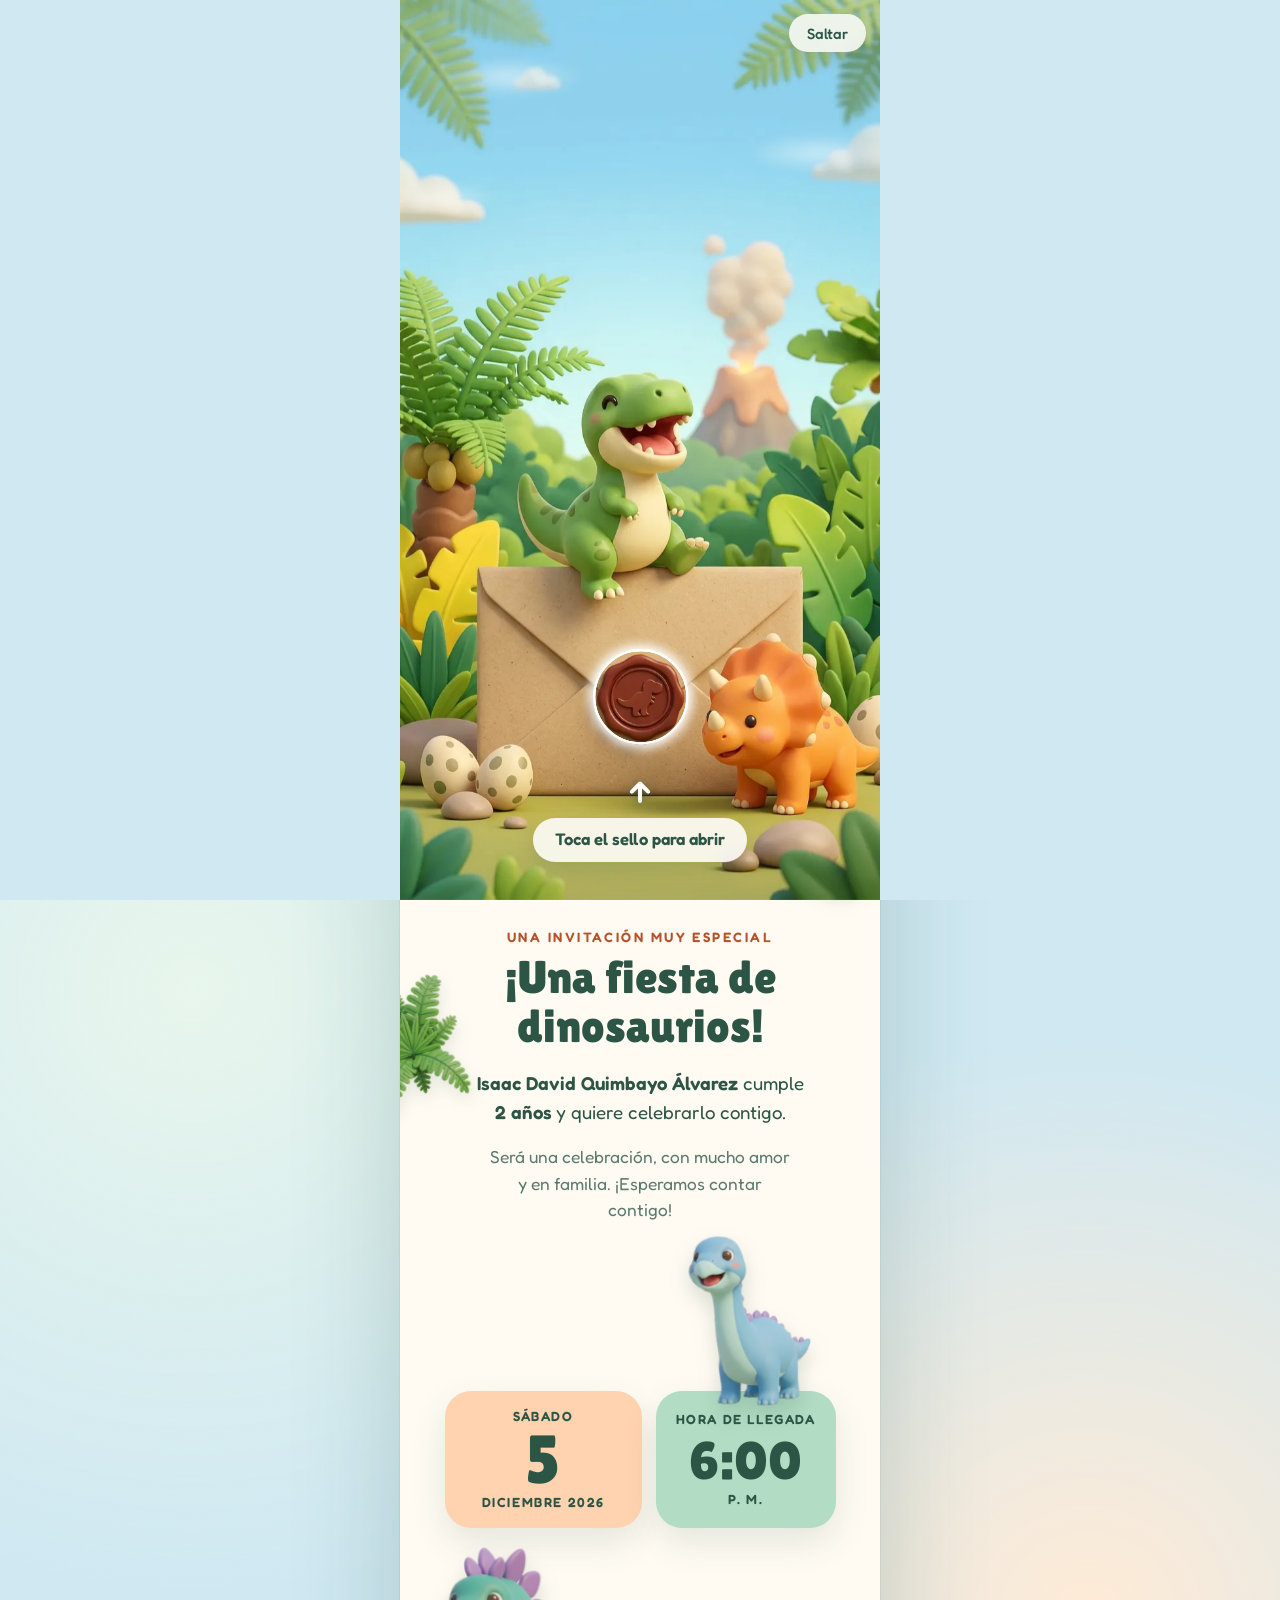
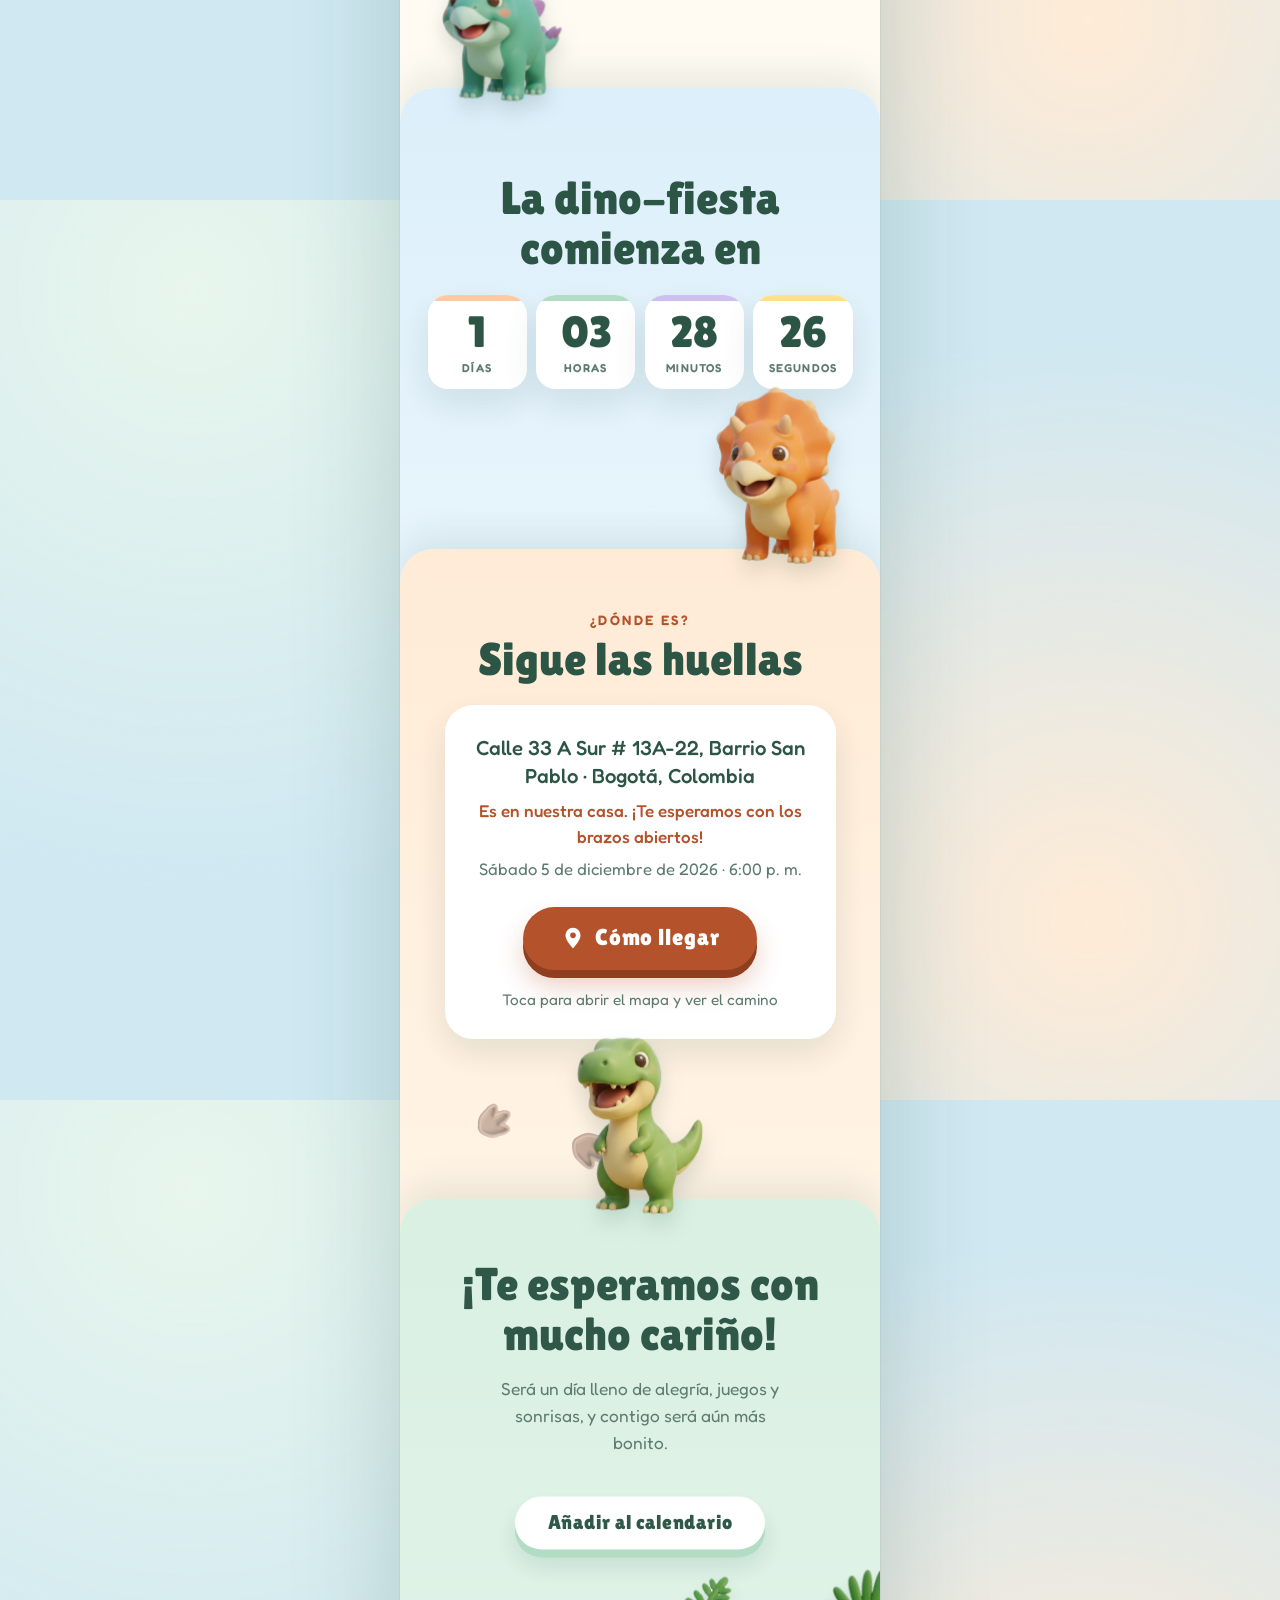
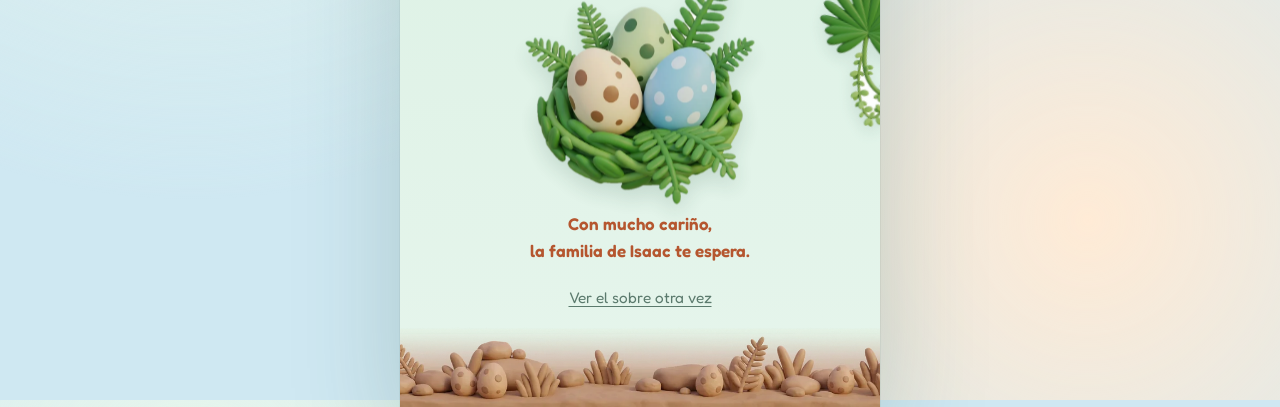
<file: index.html>
<!doctype html>
<html lang="es">
<head>
  <meta charset="utf-8">
  <meta name="viewport" content="width=device-width, initial-scale=1, viewport-fit=cover">
  <title>Isaac cumple 2 años · Invitación</title>
  <meta name="description" content="Estás invitado al cumpleaños número 2 de Isaac: una fiesta de dinosaurios. Sábado 5 de diciembre de 2026, 6:00 p. m.">
  <meta name="robots" content="noindex, nofollow">
  <meta name="theme-color" content="#CDE9F7">
  <meta property="og:type" content="website">
  <meta property="og:locale" content="es_CO">
  <meta property="og:title" content="🦖 ¡Isaac cumple 2 años! Estás cordialmente invitado 🎉">
  <meta property="og:description" content="📅 Sábado 5 de diciembre · 🕕 6:00 p. m. · 🦕 Fiesta de dinosaurios. ¡Te esperamos con mucho cariño! 💚">
  <meta property="og:url" content="https://isaac-2-years-invitacion.vercel.app/">
  <meta property="og:image" content="https://isaac-2-years-invitacion.vercel.app/assets/social-dic.jpg">
  <meta property="og:image:secure_url" content="https://isaac-2-years-invitacion.vercel.app/assets/social-dic.jpg">
  <meta property="og:image:type" content="image/jpeg">
  <meta property="og:image:width" content="1200">
  <meta property="og:image:height" content="630">
  <meta property="og:image:alt" content="Isaac cumple 2 años: fiesta de dinosaurios, sábado 5 de diciembre de 2026">
  <meta name="twitter:card" content="summary_large_image">
  <meta name="twitter:title" content="🦖 ¡Isaac cumple 2 años! Estás cordialmente invitado 🎉">
  <meta name="twitter:description" content="📅 Sábado 5 de diciembre · 🕕 6:00 p. m. · 🦕 Fiesta de dinosaurios">
  <meta name="twitter:image" content="https://isaac-2-years-invitacion.vercel.app/assets/social-dic.jpg">
  <link rel="icon" href="assets/img/trex.webp" type="image/webp">
  <link rel="preload" href="assets/img/sobre-cerrado.webp" as="image" fetchpriority="high">
  <link rel="preload" href="vendor/fonts/lilita-one-latin-400-normal.woff2" as="font" type="font/woff2" crossorigin>
  <link rel="preload" href="vendor/fonts/fredoka-latin-wght-normal.woff2" as="font" type="font/woff2" crossorigin>
  <link rel="stylesheet" href="styles.css">
</head>
<body class="is-locked">

<!-- ============ Apertura: sobre ============ -->
<div id="intro" class="intro" role="dialog" aria-label="Apertura de la invitación">
  <div class="intro-frame">
    <div class="stage" id="stage">
      <img class="st st-closed" src="assets/img/sobre-cerrado.webp" width="768" height="1376" alt="Un sobre cerrado con sello de cera, con un T-rex y un triceratops bebés en la selva" fetchpriority="high">
      <img class="st st-open" id="stOpen" src="assets/img/sobre-abierto.webp" width="768" height="1376" alt="" aria-hidden="true">
      <div class="fx" aria-hidden="true">
        <i class="cloud cloud--1"></i><i class="cloud cloud--2"></i><i class="cloud cloud--3"></i>
        <i class="crater"></i>
        <i class="puff" style="--dx:6%;--d:0s"></i><i class="puff" style="--dx:-4%;--d:1.2s"></i><i class="puff" style="--dx:9%;--d:2.4s"></i>
        <i class="puff" style="--dx:-8%;--d:3.6s"></i><i class="puff" style="--dx:3%;--d:4.8s"></i>
      </div>
      <div class="glow" id="glow" aria-hidden="true"></div>
      <button type="button" class="seal-btn" id="sealBtn" aria-label="Abrir la invitación"><i class="ring"></i><i class="ring ring--2"></i><i class="ring ring--3"></i></button>
    </div>
    <p class="intro-hint" id="hint"><i class="hint-arrow" aria-hidden="true"><svg viewBox="0 0 24 24" width="30" height="30"><path d="M12 20V6M5.500 12.500L12 6l6.500 6.500" fill="none" stroke="currentColor" stroke-width="3.200" stroke-linecap="round" stroke-linejoin="round"/></svg></i><span>Toca el sello para abrir</span></p>
    <button type="button" class="skip" id="skipBtn">Saltar</button>
  </div>
</div>

<canvas id="confetti" class="confetti" aria-hidden="true"></canvas>

<main class="page" id="page">

  <!-- Portada -->
  <section class="cover" id="inicio" aria-labelledby="coverName">
    <img class="cover-bg" id="coverBg" src="assets/img/portada.webp" width="768" height="1376" alt="">
    <div class="cover-mist" aria-hidden="true"></div>
    <canvas class="sparkles" id="sparkles" aria-hidden="true"></canvas>

    <div class="cover-content">
      <p class="cv cv-kicker">¡Estás cordialmente invitado!</p>
      <h1 class="cv cv-name" id="coverName" data-bind="firstName">Isaac</h1>
      <p class="cv cv-sub">está cumpliendo</p>
      <p class="cv cv-age" aria-hidden="true"><span data-bind="age">2</span></p>
      <p class="cv cv-years"><span class="ribbon" data-bind="agesWord">AÑOS</span></p>
      <figure class="cv cv-verse">
        <blockquote>Antes que te formase en el vientre te conocí, y antes que nacieses te santifiqué, te di por profeta a las naciones.</blockquote>
        <figcaption>Jeremías 1:5 · RVR1960</figcaption>
      </figure>
    </div>

    <a class="scroll-cue cv" href="#invitacion" aria-label="Desliza para ver la invitación"><span>Desliza</span><svg viewBox="0 0 24 24" width="20" height="20" aria-hidden="true"><path d="M6 9l6 6 6-6" fill="none" stroke="currentColor" stroke-width="2.600" stroke-linecap="round" stroke-linejoin="round"/></svg></a>
  </section>

  <!-- Invitación -->
  <section class="sec sec--cream" id="invitacion" aria-labelledby="invTitle">
    <img class="leaf leaf--l" src="assets/img/hoja-1.webp" width="527" height="640" alt="" aria-hidden="true">
    <div class="wrap">
      <p class="eyebrow" data-reveal>Una invitación muy especial</p>
      <h2 class="title" id="invTitle" data-reveal>¡Una fiesta de dinosaurios!</h2>
      <p class="lead" data-reveal><strong data-bind="fullName">Isaac David Quimbayo Álvarez</strong> cumple <strong data-bind="ageText">2 años</strong> y quiere celebrarlo contigo.</p>
      <p class="lead lead--soft" data-reveal>Será una celebración, con mucho amor y en familia. ¡Esperamos contar contigo!</p>

      <div class="tiles" data-reveal>
        <img class="peek peek--right" src="assets/img/braquiosaurio.webp" width="447" height="640" alt="" data-dino>
        <div class="tile tile--date">
          <span class="tile-k" data-bind="weekday">SÁBADO</span>
          <b class="tile-big" data-bind="day">5</b>
          <span class="tile-k" data-bind="monthYear">DICIEMBRE 2026</span>
        </div>
        <div class="tile tile--time">
          <span class="tile-k">Hora de llegada</span>
          <b class="tile-big tile-big--s" data-bind="timeShort">6:00</b>
          <span class="tile-k" data-bind="meridiem">P. M.</span>
        </div>
      </div>
    </div>
  </section>

  <!-- Cuenta atrás -->
  <section class="sec sec--sky" id="cuenta" aria-labelledby="cdTitle">
    <img class="peek peek--left" src="assets/img/estegosaurio.webp" width="496" height="640" alt="" data-dino>
    <div class="wrap">
      <p class="eyebrow" data-reveal>Ya falta poquito</p>
      <h2 class="title" id="cdTitle" data-reveal>La dino-fiesta comienza en</h2>
      <div class="countdown" id="countdown" role="timer" aria-label="Cuenta regresiva" data-reveal>
        <div class="cd cd--a"><span class="cd-n" data-unit="d">0</span><span class="cd-l">Días</span></div>
        <div class="cd cd--b"><span class="cd-n" data-unit="h">0</span><span class="cd-l">Horas</span></div>
        <div class="cd cd--c"><span class="cd-n" data-unit="m">0</span><span class="cd-l">Minutos</span></div>
        <div class="cd cd--d"><span class="cd-n" data-unit="s">0</span><span class="cd-l">Segundos</span></div>
      </div>
      <p class="cd-msg" id="cdMsg" hidden></p>
      <p class="sr-only" id="cdSr" aria-live="polite"></p>
    </div>
  </section>

  <!-- Ubicación -->
  <section class="sec sec--peach" id="lugar" aria-labelledby="locTitle">
    <img class="peek peek--right" src="assets/img/triceratops.webp" width="446" height="640" alt="" data-dino>
    <div class="prints" aria-hidden="true">
      <img src="assets/img/huella-1.webp" alt="" width="211" height="220">
      <img src="assets/img/huella-2.webp" alt="" width="205" height="220">
      <img src="assets/img/huella-3.webp" alt="" width="219" height="220">
      <img src="assets/img/huella-4.webp" alt="" width="210" height="220">
    </div>
    <div class="wrap">
      <p class="eyebrow" data-reveal>¿Dónde es?</p>
      <h2 class="title" id="locTitle" data-reveal>Sigue las huellas</h2>
      <div class="place" data-reveal>
        <p class="place-name" id="placeName" hidden></p>
        <p class="place-addr" id="placeAddr"></p>
        <p class="place-note" id="placeNote" hidden></p>
        <p class="place-when" id="placeWhen"></p>
        <a class="btn btn--map" id="mapBtn" href="#" target="_blank" rel="noopener noreferrer"><svg viewBox="0 0 24 24" width="26" height="26" aria-hidden="true"><path d="M12 2.5a7 7 0 0 0-7 7c0 5 7 12 7 12s7-7 7-12a7 7 0 0 0-7-7z" fill="currentColor"/><circle cx="12" cy="9.5" r="2.6" fill="#B4532B"/></svg><span>Cómo llegar</span></a>
        <p class="map-hint">Toca para abrir el mapa y ver el camino</p>
      </div>
    </div>
  </section>

  <!-- Confirmación -->
  <section class="sec sec--lav" id="confirmar" aria-labelledby="rsvpTitle">
    <div class="wrap">
      <p class="eyebrow" data-reveal>¡Cuéntanos si vienes!</p>
      <h2 class="title" id="rsvpTitle" data-reveal>Confirma tu asistencia</h2>
      <p class="lead lead--s" id="rsvpDeadline" data-reveal hidden></p>

      <div class="form-wrap" data-reveal>
        <img class="egg" id="egg" src="assets/img/bebe-huevo.webp" width="437" height="640" alt="" data-dino>
        <form class="form" id="rsvpForm" novalidate>
          <div class="field">
            <label for="fName">Tu nombre</label>
            <input id="fName" name="name" type="text" autocomplete="name" required maxlength="80" placeholder="Nombre y apellido">
            <p class="err" id="eName" role="alert"></p>
          </div>

          <fieldset class="field">
            <legend>¿Nos acompañas?</legend>
            <div class="choices">
              <label class="choice"><input type="radio" name="att" value="si" required><span>¡Sí, allí estaremos!</span></label>
              <label class="choice"><input type="radio" name="att" value="no"><span>Esta vez no podré ir</span></label>
            </div>
            <p class="err" id="eAtt" role="alert"></p>
          </fieldset>

          <div id="guestsField">
            <div class="pair">
              <div class="field">
                <label for="fAdults">Adultos <small>(contándote a ti)</small></label>
                <input id="fAdults" name="adults" type="number" inputmode="numeric" min="1" max="20" step="1" placeholder="Ej. 2">
              </div>
              <div class="field">
                <label for="fKids">Niños <small>(opcional)</small></label>
                <input id="fKids" name="kids" type="number" inputmode="numeric" min="0" max="20" step="1" placeholder="0">
              </div>
            </div>
            <p class="err" id="eGuests" role="alert"></p>
          </div>

          <div class="field">
            <label for="fMsg">Escríbele unas palabras a Isaac (opcional)</label>
            <textarea id="fMsg" name="msg" rows="3" maxlength="400" placeholder="Déjale tu mensaje de corazón para Isaac"></textarea>
          </div>

          <div class="hp" aria-hidden="true"><label>No llenar<input id="fWeb" type="text" tabindex="-1" autocomplete="off"></label></div>
          <p class="privacy">Guardaremos tus datos con cariño, solo para organizar la fiesta de Isaac.</p>
          <button type="submit" class="btn btn--block" id="rsvpBtn">Confirmar asistencia</button>
          <p class="form-status" id="rsvpStatus" role="status" aria-live="polite"></p>
        </form>
      </div>
    </div>
  </section>

  <!-- Cierre -->
  <section class="sec sec--mint sec--end" id="cierre" aria-labelledby="endTitle">
    <img class="peek peek--center" src="assets/img/trex.webp" width="456" height="640" alt="" data-dino>
    <img class="leaf leaf--r" src="assets/img/hoja-2.webp" width="424" height="640" alt="" aria-hidden="true">
    <div class="wrap">
      <h2 class="title" id="endTitle" data-reveal>¡Te esperamos con mucho cariño!</h2>
      <p class="lead lead--soft" data-reveal>Será un día lleno de alegría, juegos y sonrisas, y contigo será aún más bonito.</p>
      <button type="button" class="btn btn--ghost" id="icsBtn" data-reveal>Añadir al calendario</button>
      <img class="nest" src="assets/img/huevos.webp" width="644" height="640" alt="" data-reveal>
      <p class="end-sign" data-reveal>Con mucho cariño,<br>la familia de <span data-bind="firstName">Isaac</span> te&nbsp;espera.</p>
      <button type="button" class="link" id="replayBtn">Ver el sobre otra vez</button>
    </div>
    <div class="ground" aria-hidden="true"></div>
    <canvas class="dust" id="dust" aria-hidden="true"></canvas>
  </section>
</main>

<button type="button" class="music" id="musicBtn" aria-label="Pausar música" aria-pressed="true" hidden>
  <svg viewBox="0 0 24 24" width="22" height="22" aria-hidden="true"><path d="M9 18V6l10-2v12" fill="none" stroke="currentColor" stroke-width="2" stroke-linecap="round" stroke-linejoin="round"/><circle cx="6.500" cy="18" r="2.800" fill="currentColor"/><circle cx="16.500" cy="16" r="2.800" fill="currentColor"/></svg>
  <span class="music-off" aria-hidden="true"></span>
</button>

<div class="thanks" id="thanks" hidden>
  <div class="thanks-card" role="dialog" aria-modal="true" aria-labelledby="thanksTitle" aria-describedby="thanksText">
    <img id="thanksImg" class="thanks-img" src="assets/img/trex.webp" alt="" width="456" height="640">
    <h3 id="thanksTitle" class="thanks-title"></h3>
    <p id="thanksText" class="thanks-text"></p>
    <button type="button" class="btn btn--block" id="thanksClose">Cerrar</button>
  </div>
</div>

<script src="config.js"></script>
<script src="vendor/gsap.min.js"></script>
<script src="vendor/ScrollTrigger.min.js"></script>
<script src="main.js"></script>
</body>
</html>
</file>
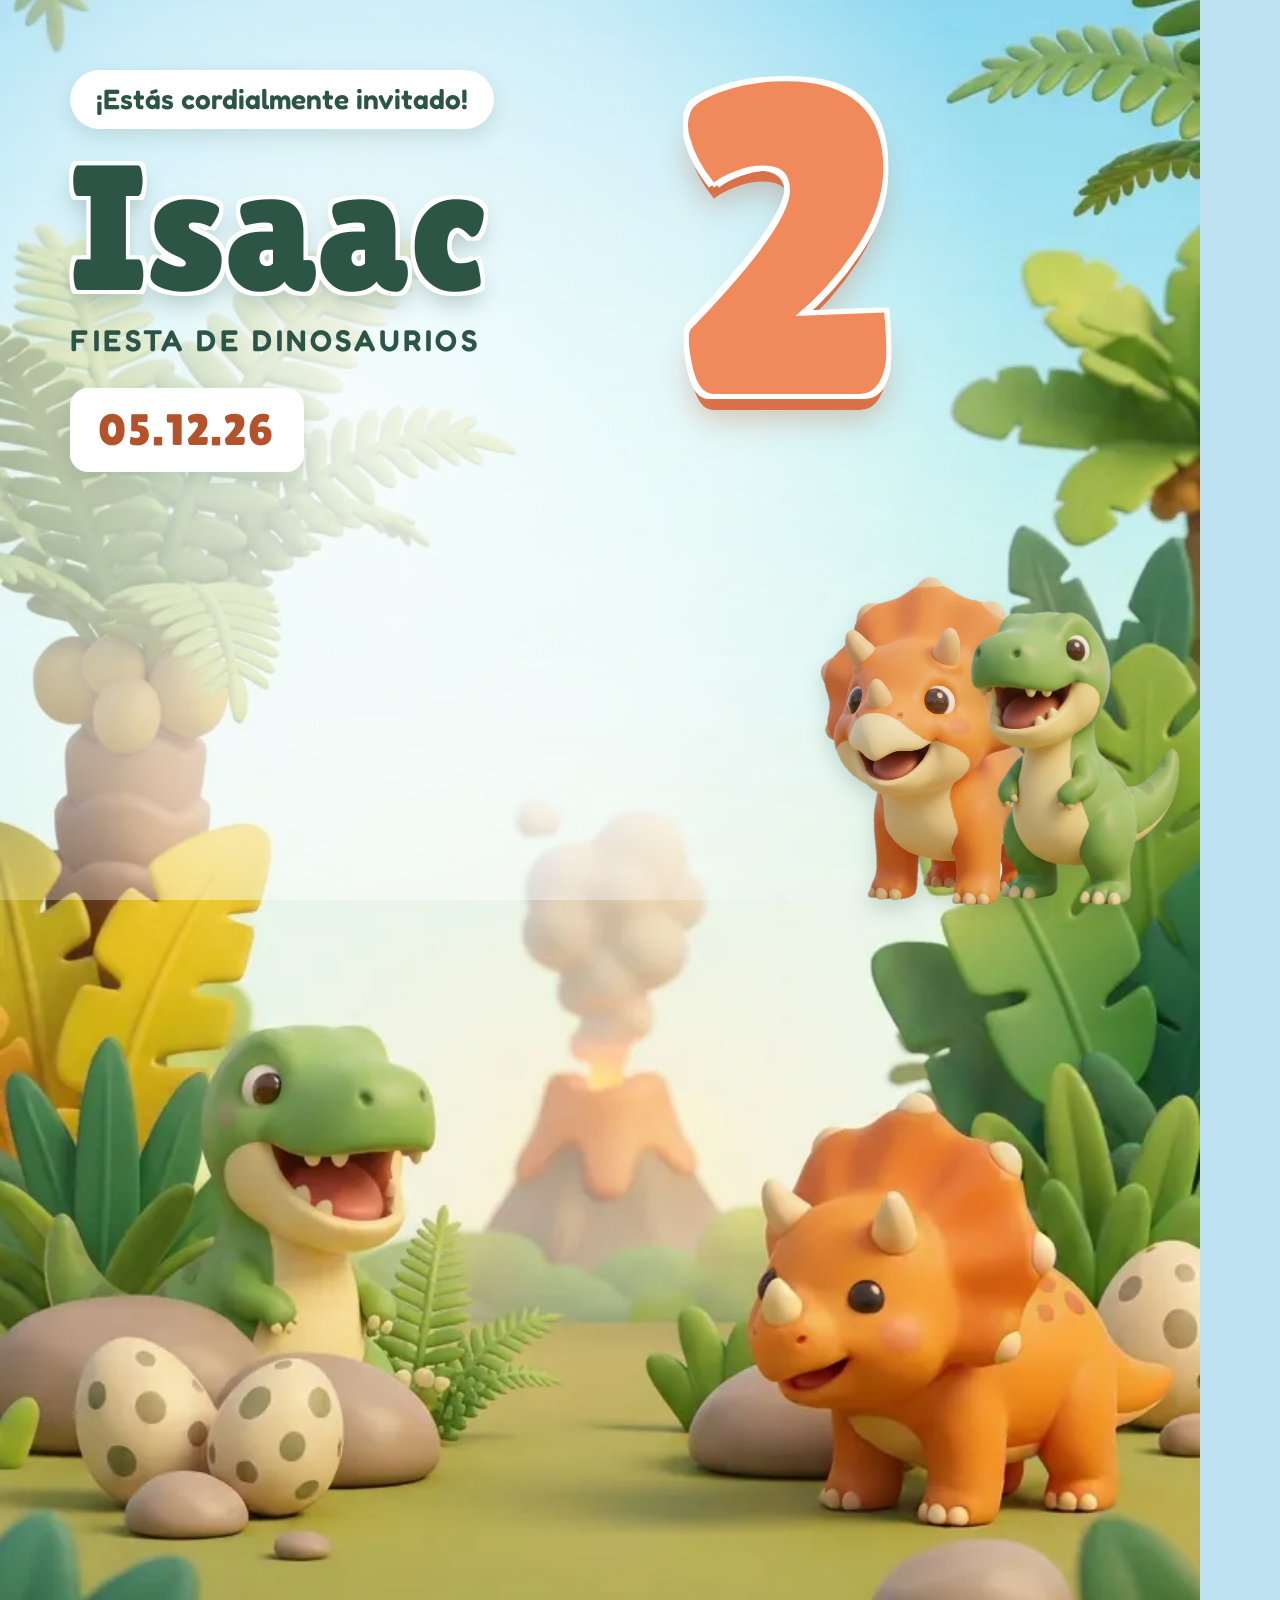
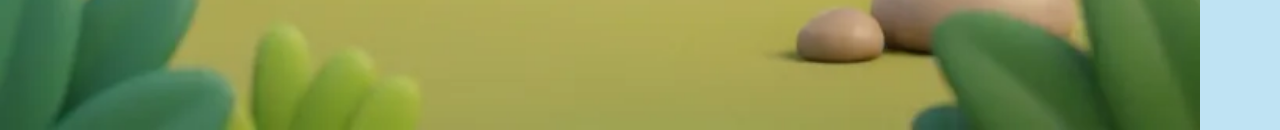
<file: social.html>
<!doctype html><html lang="es"><meta charset="utf-8"><link rel="stylesheet" href="styles.css">
<style>
html{font-size:16px}
body{margin:0;width:1200px;height:630px;overflow:hidden;position:relative;background:#BFE3F3}
.bg{position:absolute;left:0;top:-420px;width:1200px;height:auto}
.mist{position:absolute;inset:0;background:radial-gradient(ellipse 55% 90% at 30% 45%,rgba(255,255,255,.85) 0,rgba(255,255,255,.55) 55%,rgba(255,255,255,0) 100%)}
.t{position:absolute;left:70px;top:70px;width:620px}
.k{display:inline-block;background:#fff;border-radius:999px;padding:8px 26px;font-weight:600;font-size:28px;color:#2C5546;box-shadow:0 8px 20px rgba(44,85,70,.14)}
.n{font-family:"Lilita One";font-size:178px;line-height:1;color:#2C5546;margin:10px 0 0;text-shadow:0 4px 0 #fff,0 -3px 0 #fff,4px 0 0 #fff,-4px 0 0 #fff,4px 4px 0 #fff,-4px 4px 0 #fff,4px -4px 0 #fff,-4px -4px 0 #fff,0 12px 22px rgba(44,85,70,.28)}
.s{font-weight:600;font-size:30px;letter-spacing:.12em;color:#2C5546;text-transform:uppercase}
.d{display:inline-block;margin-top:24px;background:#fff;border-radius:18px;padding:8px 28px;font-family:"Lilita One";font-size:44px;color:#B4532B;letter-spacing:.05em;box-shadow:0 8px 20px rgba(44,85,70,.14)}
.two{position:absolute;right:300px;top:20px;font-family:"Lilita One";font-size:440px;line-height:1;color:#F08A5D;text-shadow:0 5px 0 #fff,0 -4px 0 #fff,5px 0 0 #fff,-5px 0 0 #fff,5px 5px 0 #fff,-5px 5px 0 #fff,5px -5px 0 #fff,-5px -5px 0 #fff,0 16px 0 #D9714A,0 26px 30px rgba(180,83,43,.3)}
.z{position:absolute;bottom:-6px;height:auto;filter:drop-shadow(0 10px 10px rgba(44,85,70,.2))}
</style><body>
<img class="bg" src="assets/img/portada.webp" alt="">
<div class="mist"></div>
<div class="t"><span class="k">¡Estás cordialmente invitado!</span><div class="n">Isaac</div><div class="s">Fiesta de dinosaurios</div><div class="d">05.12.26</div></div>
<div class="two">2</div>
<img class="z" style="right:150px;width:230px" src="assets/img/triceratops.webp" alt="">
<img class="z" style="right:20px;width:210px" src="assets/img/trex.webp" alt="">
</body></html>
</file>
<file: styles.css>
/* ===== Fuentes locales ===== */
@font-face{font-family:"Lilita One";src:url("vendor/fonts/lilita-one-latin-400-normal.woff2") format("woff2");font-weight:400;font-style:normal;font-display:swap}
@font-face{font-family:"Fredoka";src:url("vendor/fonts/fredoka-latin-wght-normal.woff2") format("woff2");font-weight:300 700;font-style:normal;font-display:swap}

/* ===== Paleta pastel dino ===== */
:root{
  --cream:#FFFBF2; --sky:#DCEFFA; --peach:#FFEBD6; --lav:#ECE5FA; --mint:#D9F0E2;
  --sky-d:#A9D5EE; --peach-d:#FFD3B0; --lav-d:#D9CCF2; --mint-d:#B2DCC3; --butter:#FFF0B8;
  --ink:#2C5546; --ink-2:#5B7A6D; --coral:#F08A5D; --coral-d:#B4532B; --leaf:#6DB38A;
  --display:"Lilita One","Fredoka",system-ui,sans-serif;
  --body:"Fredoka",system-ui,-apple-system,"Segoe UI",sans-serif;
  --col:480px; --r:34px;
  --shadow:0 14px 34px rgba(44,85,70,.12);
}
*,*::before,*::after{box-sizing:border-box}
html{font-size:clamp(15px,4.2vw,17px);-webkit-text-size-adjust:100%;scroll-behavior:smooth}
body{margin:0;font-family:var(--body);color:var(--ink);background:#CFE8F2;line-height:1.55;overflow-x:hidden;min-height:100svh}
body.is-locked{overflow:hidden;height:100svh}
img,canvas{display:block}
img{max-width:100%;height:auto}
button{font:inherit;color:inherit;cursor:pointer}
[hidden]{display:none!important}
:focus-visible{outline:3px solid #2B6CB0;outline-offset:3px;border-radius:10px}
.sr-only{position:absolute;width:1px;height:1px;overflow:hidden;clip:rect(0 0 0 0);white-space:nowrap}

/* Columna móvil centrada en escritorio */
.page{max-width:var(--col);margin:0 auto;position:relative;background:var(--cream);box-shadow:0 0 0 1px rgba(44,85,70,.06),0 40px 100px rgba(44,85,70,.22);overflow:hidden}
@media (min-width:600px){
  body{background:radial-gradient(circle at 15% 10%,#E8F6EC 0,transparent 45%),radial-gradient(circle at 85% 80%,#FFEBD6 0,transparent 45%),#CFE8F2}
}

/* ===== Apertura ===== */
.intro{position:fixed;inset:0;z-index:50;height:100svh;background:#CFE8F2;display:grid;place-items:center;overflow:hidden}
.intro.is-gone{display:none}
.intro-frame{position:relative;width:min(100vw,var(--col));height:100svh;overflow:hidden;display:grid;place-items:end center;background:#CFE8F2}
.stage{position:relative;width:max(100%,calc(100svh * 768 / 1376));aspect-ratio:768/1376;flex:none;transform-origin:50% 60%;will-change:transform}
.st{position:absolute;inset:0;width:100%;height:100%;user-select:none;-webkit-user-drag:none;pointer-events:none}
.st-open{opacity:0;will-change:opacity}
.glow{position:absolute;inset:-45%;opacity:0;pointer-events:none;background:radial-gradient(circle at 50% 56%,rgba(255,252,225,1) 0,rgba(255,232,140,.92) 20%,rgba(255,214,107,.55) 38%,rgba(255,226,150,0) 62%);will-change:transform,opacity}
.seal-btn{position:absolute;left:50.1%;top:77.4%;width:19%;aspect-ratio:1;translate:-50% -50%;border:0;border-radius:50%;background:transparent;padding:0;-webkit-tap-highlight-color:transparent}
.ring{position:absolute;inset:0;border-radius:50%;border:2.5px solid #fff;box-shadow:0 0 14px rgba(255,255,255,.85);animation:ring 2.6s cubic-bezier(.2,.6,.3,1) infinite;pointer-events:none}
.ring--2{animation-delay:.87s}
.ring--3{animation-delay:1.73s}
@keyframes ring{0%{transform:scale(.8);opacity:0;border-color:#fff;box-shadow:0 0 14px rgba(255,255,255,.9)}15%{opacity:.95}40%{border-color:#FFE08A;box-shadow:0 0 16px rgba(255,224,138,.85)}68%{border-color:#F6A07A;box-shadow:0 0 16px rgba(246,160,122,.75)}100%{transform:scale(1.9);opacity:0;border-color:#8FD0A8;box-shadow:0 0 16px rgba(143,208,168,.7)}}
.seal-btn:focus,.seal-btn:focus-visible{outline:none}
.intro-hint{flex-direction:column;align-items:center;gap:.25rem;position:absolute;left:0;right:0;bottom:max(4.2svh,calc(env(safe-area-inset-bottom) + 14px));margin:0;display:flex;justify-content:center;pointer-events:none}
.intro-hint span{background:rgba(255,255,255,.86);backdrop-filter:blur(6px);-webkit-backdrop-filter:blur(6px);border-radius:999px;padding:.55rem 1.3rem;font-weight:600;font-size:.98rem;color:var(--ink);box-shadow:0 8px 22px rgba(44,85,70,.18);animation:float 2.6s ease-in-out infinite}
@keyframes float{0%,100%{transform:translateY(0)}50%{transform:translateY(-4px)}}
.skip{position:absolute;top:max(14px,env(safe-area-inset-top));right:14px;z-index:5;background:rgba(255,255,255,.82);backdrop-filter:blur(6px);-webkit-backdrop-filter:blur(6px);border:0;border-radius:999px;padding:.45rem 1.05rem;font-weight:500;font-size:.88rem;color:var(--ink);box-shadow:0 4px 14px rgba(44,85,70,.15)}

.confetti{position:fixed;inset:0;width:100%;height:100%;z-index:60;pointer-events:none}

/* ===== Portada ===== */
.cover{position:relative;min-height:100svh;overflow:hidden;display:flex;flex-direction:column;align-items:center;isolation:isolate;background:#BFE3F3}
.cover-bg{position:absolute;left:0;top:-6%;width:100%;height:112%;object-fit:cover;object-position:50% 60%;z-index:-2;will-change:transform}
.cover-mist{position:absolute;inset:0;z-index:-1;background:radial-gradient(ellipse 78% 46% at 50% 38%,rgba(255,255,255,.78) 0,rgba(255,255,255,.45) 55%,rgba(255,255,255,0) 100%)}
.sparkles{position:absolute;inset:0;width:100%;height:100%;pointer-events:none;z-index:1}
.cover-content{position:relative;z-index:2;text-align:center;width:100%;padding:calc(5.2svh + env(safe-area-inset-top)) 1.2rem 0}
.cover-content p,.cover-content h1{margin:0}
.cv-kicker{display:inline-block;background:#fff;border-radius:999px;padding:.32rem 1.15rem;font-weight:600;font-size:.92rem;letter-spacing:.04em;color:var(--ink);box-shadow:0 8px 20px rgba(44,85,70,.14)}
.cv-name{font-family:var(--display);font-weight:400;font-size:clamp(4rem,22vw,6.2rem);line-height:1;color:var(--ink);margin-top:.5rem!important;text-shadow:0 3px 0 #fff,0 -2px 0 #fff,3px 0 0 #fff,-3px 0 0 #fff,3px 3px 0 #fff,-3px 3px 0 #fff,3px -3px 0 #fff,-3px -3px 0 #fff,0 10px 22px rgba(44,85,70,.28)}
.cv-sub{font-weight:600;font-size:1rem;letter-spacing:.14em;text-transform:uppercase;color:var(--ink);margin-top:.15rem!important}
.cv-age{font-family:var(--display);font-size:clamp(8.5rem,46vw,12.5rem);line-height:.88;color:var(--coral);margin-top:.15rem!important;text-shadow:0 4px 0 #fff,0 -3px 0 #fff,4px 0 0 #fff,-4px 0 0 #fff,4px 4px 0 #fff,-4px 4px 0 #fff,4px -4px 0 #fff,-4px -4px 0 #fff,0 12px 0 #D9714A,0 22px 30px rgba(180,83,43,.3)}
.cv-years{margin-top:.55rem!important}
.ribbon{display:inline-block;background:var(--ink);color:#fff;font-family:var(--display);font-size:1.6rem;letter-spacing:.16em;padding:.12rem 1.6rem .12rem 1.8rem;border-radius:12px;box-shadow:0 6px 0 #1E3D32,0 14px 24px rgba(44,85,70,.25)}
.cv-date{margin-top:1.1rem!important}
.cv-date span{display:inline-block;background:#fff;border-radius:16px;padding:.25rem 1.15rem;font-family:var(--display);font-size:1.7rem;color:var(--coral-d);letter-spacing:.06em;box-shadow:0 8px 20px rgba(44,85,70,.14)}
.scroll-cue{position:absolute;left:0;right:0;bottom:max(1rem,calc(env(safe-area-inset-bottom) + .5rem));z-index:4;margin:0 auto;width:max-content;display:flex;flex-direction:column;align-items:center;font-weight:600;font-size:.82rem;letter-spacing:.1em;text-transform:uppercase;color:var(--ink);text-decoration:none;background:rgba(255,255,255,.82);backdrop-filter:blur(6px);-webkit-backdrop-filter:blur(6px);border-radius:999px;padding:.35rem 1.1rem .25rem;box-shadow:0 8px 20px rgba(44,85,70,.16)}
.scroll-cue svg{animation:nudge 1.8s ease-in-out infinite}
@keyframes nudge{0%,100%{transform:translateY(0)}50%{transform:translateY(4px)}}

/* ===== Secciones apiladas ===== */
.sec{position:relative;margin-top:-34px;padding:3.6rem 0 11.4rem;border-radius:var(--r) var(--r) 0 0;box-shadow:0 -14px 34px rgba(44,85,70,.1)}
.sec--cream{background:var(--cream)}
.sec--sky{background:linear-gradient(180deg,var(--sky),#E8F5FC)}
.sec--peach{background:linear-gradient(180deg,var(--peach),#FFF4E6)}
.sec--lav{background:linear-gradient(180deg,var(--lav),#F4EFFC)}
.sec--mint{background:linear-gradient(180deg,var(--mint),#E6F5EC)}
.sec--end{padding-bottom:0;overflow-x:clip}
.wrap{position:relative;z-index:2;padding:0 1.5rem;text-align:center}
.eyebrow{margin:0 0 .25rem;font-weight:600;font-size:.8rem;letter-spacing:.18em;text-transform:uppercase;color:var(--coral-d)}
.title{margin:0 0 1rem;font-family:var(--display);font-weight:400;font-size:clamp(2.05rem,9.6vw,2.7rem);line-height:1.08;color:var(--ink)}
.lead{margin:0 auto 1rem;max-width:30ch;font-size:1.1rem}
.lead strong{font-weight:600}
.lead--soft{color:var(--ink-2);font-size:1.02rem}
.lead--s{font-size:.98rem;color:var(--ink-2)}

/* Dinosaurios parados sobre el borde de cada sección */
.peek{position:absolute;top:0;z-index:5;width:clamp(90px,27vw,118px);height:auto;translate:0 -91%;filter:drop-shadow(0 10px 10px rgba(44,85,70,.18));transform-origin:50% 100%;cursor:pointer;-webkit-tap-highlight-color:transparent}
.peek--right{right:9%}
.peek--left{left:9%}
.peek--center{left:50%;margin-left:calc(clamp(90px,27vw,118px) / -2)}
.sway{animation:sway 4.2s ease-in-out infinite}
@keyframes sway{0%,100%{rotate:-2deg}50%{rotate:2deg}}

/* Hojas decorativas */
.leaf{position:absolute;z-index:1;width:clamp(78px,24vw,104px);height:auto;pointer-events:none;opacity:.95;filter:drop-shadow(0 8px 8px rgba(44,85,70,.12))}
.leaf--l{left:-44px;top:6rem;rotate:-18deg;transform-origin:100% 50%;animation:leaf 6s ease-in-out infinite}
.leaf--r{right:-40px;top:44%;rotate:18deg;transform-origin:0 50%;animation:leaf 6.5s ease-in-out infinite reverse}
@keyframes leaf{0%,100%{rotate:-16deg}50%{rotate:-8deg}}
.leaf--r{animation-name:leafr}
@keyframes leafr{0%,100%{rotate:14deg}50%{rotate:22deg}}

/* Fecha y hora */
.tiles{position:relative;display:grid;grid-template-columns:1.1fr 1fr;gap:.8rem;max-width:23rem;margin:9.8rem auto 0}
.tiles .peek--right{right:6%}
.tile{border-radius:26px;padding:1.05rem .5rem;display:flex;flex-direction:column;align-items:center;justify-content:center;line-height:1.1;box-shadow:var(--shadow)}
.tile--date{background:var(--peach-d)}
.tile--time{background:var(--mint-d)}
.tile-k{font-weight:600;font-size:.78rem;letter-spacing:.12em;text-transform:uppercase;color:var(--ink)}
.tile-big{font-family:var(--display);font-weight:400;font-size:4rem;line-height:1;color:var(--ink);margin:.12rem 0}
.tile-big--s{font-size:3.1rem;margin:.5rem 0 .3rem}

/* Cuenta atrás */
.countdown{display:grid;grid-template-columns:repeat(4,1fr);gap:.55rem;max-width:25rem;margin:1.3rem auto 0}
.cd{background:#fff;border-radius:20px;padding:.85rem .2rem .65rem;box-shadow:var(--shadow);display:flex;flex-direction:column;align-items:center;overflow:hidden;position:relative}
.cd::before{content:"";position:absolute;left:0;right:0;top:0;height:6px;background:var(--c,var(--peach-d))}
.cd--a{--c:#FFC9A3}.cd--b{--c:#B2DCC3}.cd--c{--c:#CDBFF0}.cd--d{--c:#FFE08A}
.cd-n{font-family:var(--display);font-size:clamp(1.9rem,9.4vw,2.6rem);line-height:1;color:var(--ink);font-variant-numeric:tabular-nums;display:block;min-width:2ch;text-align:center;will-change:transform,opacity}
.cd-l{font-size:.68rem;font-weight:600;letter-spacing:.1em;text-transform:uppercase;color:var(--ink-2);margin-top:.35rem}
.cd-msg{margin:1.2rem 0 0;font-family:var(--display);font-size:1.9rem;color:var(--coral-d)}

/* Ubicación */
.prints{position:absolute;left:0;bottom:3.4rem;width:100%;height:4.6rem;z-index:1;pointer-events:none}
.prints img{position:absolute;width:34px;height:auto;opacity:.55}
.prints img:nth-child(1){left:16%;top:8%;rotate:80deg}
.prints img:nth-child(2){left:36%;top:46%;rotate:100deg}
.prints img:nth-child(3){left:56%;top:6%;rotate:80deg}
.prints img:nth-child(4){left:76%;top:44%;rotate:100deg}
.place{margin:1.2rem auto 0;max-width:23rem;background:#fff;border-radius:28px;padding:1.7rem 1.3rem 1.6rem;box-shadow:var(--shadow)}
.place p{margin:0}
.place-name{font-family:var(--display);font-size:1.5rem}
.place-addr{font-size:1.2rem;font-weight:500;line-height:1.35}
.place-note{margin-top:.5rem!important;color:var(--coral-d);font-weight:500;font-size:1rem}
.place-when{margin-top:.4rem!important;color:var(--ink-2);font-size:.98rem}

/* Botones */
.btn{display:inline-flex;align-items:center;justify-content:center;gap:.5rem;margin-top:1.3rem;min-height:3.1rem;padding:.6rem 1.9rem;border:0;border-radius:999px;background:var(--ink);color:#fff;font-family:var(--display);font-size:1.15rem;letter-spacing:.04em;text-decoration:none;box-shadow:0 8px 0 #1E3D32,0 16px 26px rgba(44,85,70,.22);transition:transform .15s,box-shadow .15s}
.btn:hover{transform:translateY(-2px)}
.btn:active{transform:translateY(6px);box-shadow:0 2px 0 #1E3D32}
.btn--block{width:100%;margin-top:.8rem}
.btn--ghost{background:#fff;color:var(--ink);box-shadow:0 8px 0 var(--mint-d),0 16px 26px rgba(44,85,70,.14)}
.btn--ghost:active{box-shadow:0 2px 0 var(--mint-d)}
.btn[disabled]{opacity:.6;pointer-events:none}

/* Formulario */
.form-wrap{position:relative;max-width:24rem;margin:10.2rem auto 0}
.egg{position:absolute;left:50%;top:0;width:clamp(96px,30vw,124px);margin-left:calc(clamp(96px,30vw,124px) / -2);translate:0 -90%;z-index:3;filter:drop-shadow(0 10px 10px rgba(44,85,70,.18));transform-origin:50% 100%;cursor:pointer}
.form{background:#fff;border-radius:28px;padding:1.5rem 1.25rem 1.35rem;text-align:left;box-shadow:var(--shadow);position:relative;z-index:2}
.field{margin:0 0 1.05rem;padding:0;border:0;min-width:0}
.field label,.field legend{display:block;font-weight:600;font-size:.95rem;margin-bottom:.4rem;color:var(--ink);padding:0}
.field input[type=text],.field select,.field textarea{width:100%;font:inherit;font-size:1rem;color:var(--ink);background:#F8F5FE;border:2px solid var(--lav-d);border-radius:16px;padding:.7rem .9rem;min-height:3.1rem;transition:border-color .2s,background .2s}
.field textarea{resize:vertical;min-height:5.2rem}
.field input[type=number]{width:100%;font:inherit;font-size:1rem;color:var(--ink);background:#F8F5FE;border:2px solid var(--lav-d);border-radius:16px;padding:.7rem .9rem;min-height:3.1rem;transition:border-color .2s,background .2s;-moz-appearance:textfield}
.field input[type=number]:focus-visible{outline:3px solid #2B6CB0;outline-offset:1px;background:#fff}
.field label small{font-weight:500;opacity:.7}
.pair{display:grid;grid-template-columns:1fr 1fr;gap:.7rem;align-items:start}
.pair small{display:block;line-height:1.2}
.pair label{line-height:1.2;min-height:2.4em}
#guestsField .err{margin:-.5rem 0 1rem}
.cv-age{position:relative}
.cv-age::before{content:"";position:absolute;left:50%;top:50%;width:150%;aspect-ratio:1;translate:-50% -50%;border-radius:50%;background:radial-gradient(circle,rgba(255,244,190,.95) 0,rgba(255,226,140,.55) 32%,rgba(255,226,140,0) 68%);opacity:0;pointer-events:none;z-index:-1}
.cv-age.is-lit::before{animation:ageGlow 2.6s ease-out forwards}
@keyframes ageGlow{0%{opacity:0;scale:.3}22%{opacity:1;scale:1}100%{opacity:.35;scale:1.15}}

.field input:focus-visible,.field select:focus-visible,.field textarea:focus-visible{outline:3px solid #2B6CB0;outline-offset:1px;background:#fff}
.field [aria-invalid=true]{border-color:#C0392B}
.choices{display:grid;gap:.5rem}
.field .choice{display:flex;align-items:center;gap:.7rem;background:#F8F5FE;border:2px solid var(--lav-d);border-radius:16px;padding:.7rem .9rem;min-height:3.1rem;cursor:pointer;font-weight:500!important;color:var(--ink)!important;margin:0!important;transition:border-color .2s,background .2s}
.field .choice input{width:1.3rem;height:1.3rem;accent-color:var(--ink);flex:none;margin:0}
.field .choice:has(input:checked){border-color:var(--ink);background:var(--mint)}
.err{margin:.3rem 0 0;font-size:.85rem;font-weight:500;color:#B0281B}
.err:empty{display:none}
.form-status{margin:.9rem 0 0;font-size:.95rem;font-weight:500;text-align:center;line-height:1.4}
.form-status:empty{display:none}
.form-status.is-ok{color:var(--ink);background:var(--mint);border-radius:14px;padding:.7rem .9rem}
.form-status.is-err{color:#B0281B}
.form-status.is-demo{color:#7A5A00;background:var(--butter);border-radius:14px;padding:.7rem .9rem}

/* Cierre */
.nest{width:min(58vw,230px);margin:1.6rem auto .4rem;filter:drop-shadow(0 10px 10px rgba(44,85,70,.16))}
.end-sign{margin:0 0 .8rem;font-weight:600;color:var(--coral-d);text-align:center;text-wrap:balance}
.link{background:none;border:0;padding:.5rem;text-decoration:underline;text-underline-offset:3px;color:var(--ink-2);font-size:.9rem;margin-bottom:5.2rem}
.ground{position:absolute;left:-5%;right:-5%;bottom:0;height:96px;transform-origin:50% 100%;animation:groundSway 6s ease-in-out infinite;background:url("assets/img/borde.webp") center bottom/auto 100% repeat-x;pointer-events:none;z-index:1}

/* Música */
.music{position:fixed;z-index:40;right:max(14px,env(safe-area-inset-right));bottom:max(14px,env(safe-area-inset-bottom));width:3.1rem;height:3.1rem;border-radius:50%;border:3px solid #fff;background:#FFD66B;color:var(--ink);display:grid;place-items:center;box-shadow:0 8px 20px rgba(44,85,70,.35)}
.music-off{position:absolute;width:60%;height:3px;background:#fff;border-radius:2px;rotate:-45deg;opacity:0;box-shadow:0 0 0 1.5px #FFD66B}
.music[aria-pressed=false] .music-off{opacity:1}
@media (min-width:600px){.music{right:calc(50% - var(--col)/2 + 14px)}}

/* Revelado (el JS añade .js) */
.js [data-reveal]{opacity:0;transform:translateY(22px)}

@media (prefers-reduced-motion:reduce){
  html{scroll-behavior:auto}
  *,*::before,*::after{animation:none!important;transition:none!important}
  .js [data-reveal]{opacity:1;transform:none}
  .sparkles,.confetti{display:none}
}

.hp{position:absolute;left:-9999px;width:1px;height:1px;overflow:hidden}
.privacy{margin:0 0 .9rem;font-size:.82rem;color:var(--ink-2);text-align:center}
.btn--map{margin-top:1.4rem;min-height:3.7rem;padding:.7rem 2.2rem;font-size:1.35rem;background:var(--coral-d);box-shadow:0 8px 0 #8E3F1F,0 16px 26px rgba(180,83,43,.28)}
.btn--map:active{box-shadow:0 2px 0 #8E3F1F}
.btn--map svg{flex:none}
.map-hint{margin:1.1rem 0 0!important;font-size:.9rem;color:var(--ink-2)}
.hint-arrow{display:block;color:#fff;filter:drop-shadow(0 2px 4px rgba(44,85,70,.55));animation:arrowUp 1.1s ease-in-out infinite}
@keyframes arrowUp{0%,100%{transform:translateY(4px)}50%{transform:translateY(-6px)}}
@media (prefers-reduced-motion:reduce){.hint-arrow{animation:none}}
@keyframes groundSway{0%,100%{transform:skewX(-.9deg) scaleY(1)}50%{transform:skewX(.9deg) scaleY(1.045)}}
.dust{position:absolute;left:0;right:0;bottom:0;width:100%;height:300px;z-index:3;pointer-events:none}
@media (prefers-reduced-motion:reduce){.ground{animation:none}}
.flash{position:fixed;inset:0;z-index:58;pointer-events:none;background:radial-gradient(circle at 50% 62%,rgba(255,244,190,.85) 0,rgba(255,226,140,.45) 30%,rgba(255,226,140,0) 65%);animation:flash 2.1s ease-out forwards}
@keyframes flash{0%{opacity:0}18%{opacity:1}100%{opacity:0}}
.thanks{position:fixed;inset:0;z-index:55;display:grid;place-items:center;padding:1.2rem;background:rgba(44,85,70,.38);backdrop-filter:blur(3px);-webkit-backdrop-filter:blur(3px);opacity:0;transition:opacity .25s}
.thanks[hidden]{display:none}
.thanks.is-open{opacity:1}
.thanks-card{position:relative;width:min(100%,21rem);background:#fff;border-radius:28px;padding:5.6rem 1.4rem 1.4rem;text-align:center;box-shadow:0 24px 60px rgba(44,85,70,.35);transform:translateY(14px) scale(.96);transition:transform .35s cubic-bezier(.2,1.2,.3,1)}
.thanks.is-open .thanks-card{transform:none}
.thanks-img{position:absolute;left:50%;top:0;width:96px;height:auto;translate:-50% -58%;filter:drop-shadow(0 8px 8px rgba(44,85,70,.2))}
.thanks-title{text-wrap:balance;margin:0 0 .5rem;font-family:var(--display);font-weight:400;font-size:1.55rem;line-height:1.15;color:var(--ink)}
.thanks-text{margin:0 0 .4rem;color:var(--ink-2);font-size:1.02rem;text-wrap:balance;text-align:center}
.thanks .btn{margin-top:1rem}
@media (prefers-reduced-motion:reduce){.flash{animation:none;opacity:0}.thanks,.thanks-card{transition:none}}
.fx{position:absolute;inset:0;pointer-events:none;overflow:hidden}
.puff{position:absolute;left:71%;top:39.5%;width:12%;aspect-ratio:1;border-radius:50%;background:radial-gradient(circle at 42% 40%,rgba(255,251,242,.95) 0,rgba(251,240,224,.78) 48%,rgba(246,230,208,0) 72%);filter:blur(2px);opacity:0;transform:translate(-50%,-50%) scale(.3);animation:puffRise 7s ease-out infinite;animation-delay:var(--d,0s)}
@keyframes puffRise{0%{opacity:0;transform:translate(-50%,-50%) scale(.3)}14%{opacity:.9}100%{opacity:0;transform:translate(calc(-50% + var(--dx,0%) * 5),-560%) scale(2.4)}}
.crater{position:absolute;left:71%;top:41.3%;width:9%;aspect-ratio:1;translate:-50% -50%;border-radius:50%;background:radial-gradient(circle,rgba(255,176,72,.8) 0,rgba(255,132,50,.35) 40%,rgba(255,120,40,0) 70%);mix-blend-mode:screen;animation:lava 2.6s ease-in-out infinite}
@keyframes lava{0%,100%{opacity:.35;scale:.85}50%{opacity:.95;scale:1.15}}
.cloud{position:absolute;width:30%;aspect-ratio:4/1;translate:-50% -50%;border-radius:50%;background:radial-gradient(closest-side,rgba(255,255,255,.85),rgba(255,255,255,0));filter:blur(5px);opacity:.6;animation:cloudDrift 16s ease-in-out infinite alternate}
.cloud--1{left:24%;top:8.6%}
.cloud--2{left:86%;top:17%;animation-duration:20s;animation-delay:-6s}
.cloud--3{left:10%;top:22%;width:24%;animation-duration:18s;animation-delay:-11s}
@keyframes cloudDrift{0%{transform:translateX(-14%)}100%{transform:translateX(14%)}}
@media (prefers-reduced-motion:reduce){.puff,.crater,.cloud{animation:none}.puff{display:none}}
.thanks-img{transform-origin:50% 100%;animation:thanksBob 2.8s ease-in-out infinite}
@keyframes thanksBob{0%,100%{transform:translateY(0) rotate(-2.5deg) scale(1,1)}25%{transform:translateY(-7px) rotate(0deg) scale(.98,1.03)}50%{transform:translateY(0) rotate(2.5deg) scale(1.02,.98)}75%{transform:translateY(-5px) rotate(0deg) scale(.99,1.02)}}
@media (prefers-reduced-motion:reduce){.thanks-img{animation:none}}
.cv-verse{margin:1.05rem auto 0!important;max-width:19.5rem;padding:.7rem 1.05rem .6rem;background:rgba(255,255,255,.8);backdrop-filter:blur(6px);-webkit-backdrop-filter:blur(6px);border-radius:20px;box-shadow:0 8px 22px rgba(44,85,70,.14)}
.cv-verse blockquote{margin:0;font-size:.95rem;line-height:1.4;font-weight:500;color:var(--ink);text-wrap:balance}
.cv-verse figcaption{margin-top:.3rem;font-family:var(--display);font-size:.9rem;letter-spacing:.06em;color:var(--coral-d)}
.cv-verse{margin-top:.8rem!important;max-width:18.5rem;padding:.55rem .9rem .5rem}
.cv-verse blockquote{font-size:.88rem;line-height:1.35}
.cv-verse figcaption{margin-top:.2rem;font-size:.82rem}
@media (max-height:720px){.cv-age{font-size:clamp(6.8rem,36vw,9.2rem)}.cover-content{padding-top:calc(3.4svh + env(safe-area-inset-top))}}
.cv-verse{background:none;box-shadow:none;backdrop-filter:none;-webkit-backdrop-filter:none;border-radius:0;padding:0;max-width:18rem}
.cv-verse blockquote{font-weight:600;color:var(--ink);text-shadow:0 0 6px #fff,0 0 12px rgba(255,255,255,.95),0 1px 0 #fff,0 -1px 0 #fff,1px 0 0 #fff,-1px 0 0 #fff}
.cv-verse figcaption{text-shadow:0 0 6px #fff,0 0 12px rgba(255,255,255,.95),0 1px 0 #fff,0 -1px 0 #fff,1px 0 0 #fff,-1px 0 0 #fff}
.done-card{background:#fff;border-radius:28px;padding:1.6rem 1.3rem 1.4rem;text-align:center;box-shadow:var(--shadow);position:relative;z-index:2}
.done-card h3{margin:0 0 .45rem;font-family:var(--display);font-weight:400;font-size:1.5rem;line-height:1.15;color:var(--ink);text-wrap:balance}
.done-card p{margin:0;color:var(--ink-2);font-size:1.02rem;text-wrap:balance}
.done-link{display:inline-block;margin-top:1rem;font-size:.9rem;font-weight:500;color:var(--coral-d);text-underline-offset:3px}
.form-note{margin:0 0 1rem;padding:.7rem .9rem;background:var(--mint);border-radius:14px;font-size:.92rem;color:var(--ink);text-align:center;text-wrap:balance}
.done-link{line-height:1.4;text-align:center}
</file>
